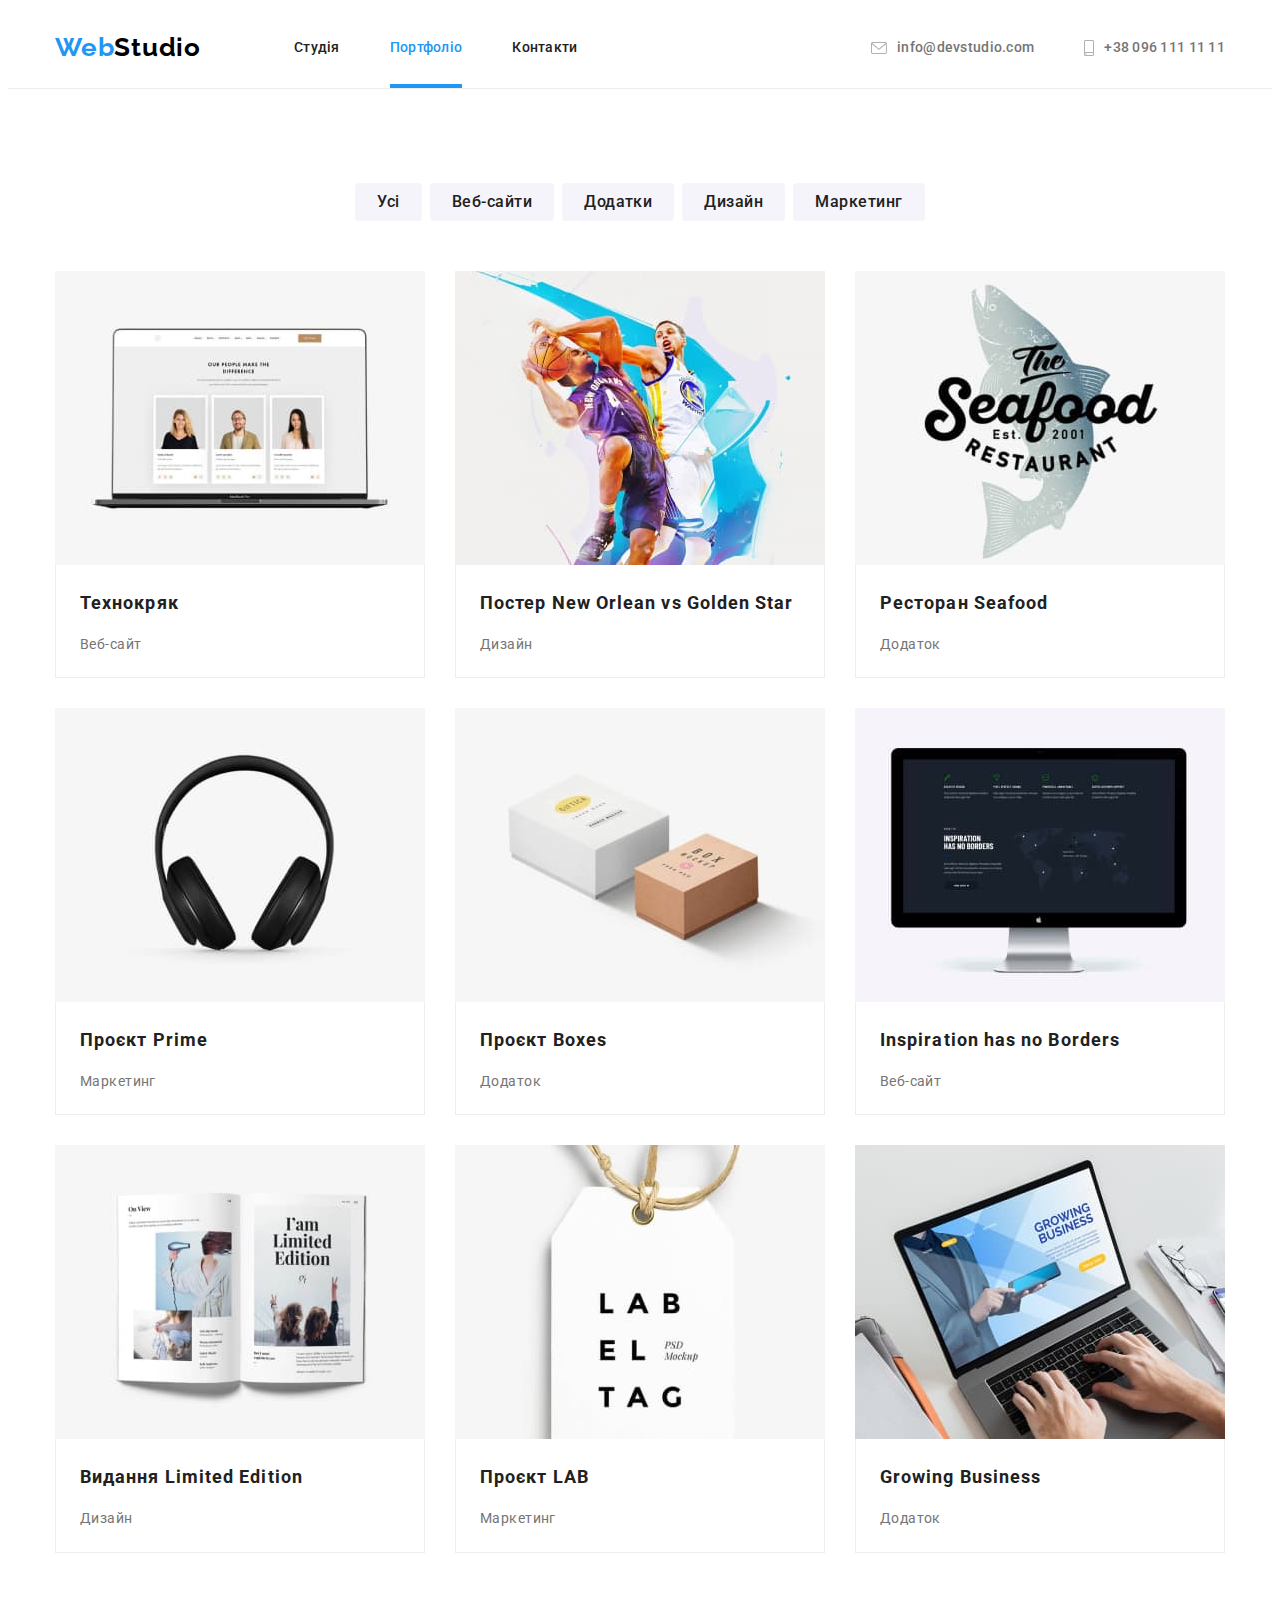
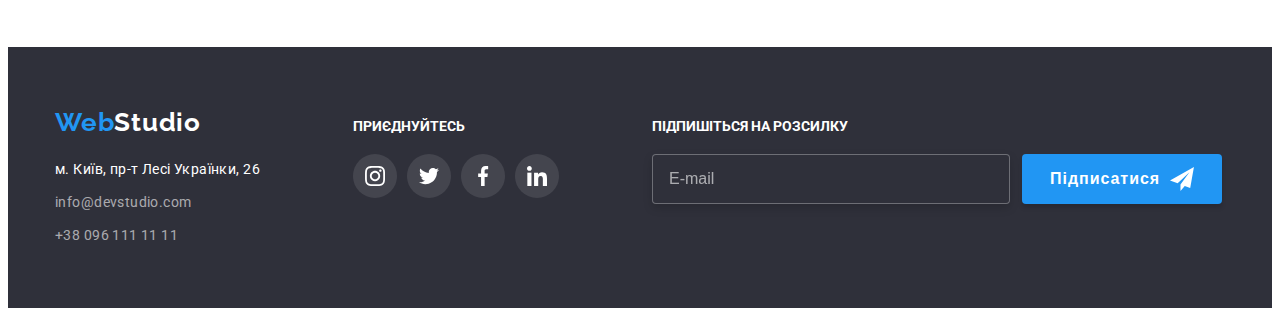
<file: portfolio.html>
<!DOCTYPE html>
<html lang="uk">
  <head>
    <meta charset="UTF-8" />
    <meta http-equiv="X-UA-Compatible" content="IE=edge" />
    <meta name="viewport" content="width=device-width, initial-scale=1.0" />
    <title>My first site</title>
    <!-- fonts -->
    <link rel="preconnect" href="https://fonts.googleapis.com" />
    <link rel="preconnect" href="https://fonts.gstatic.com" crossorigin />
    <link
      href="https://fonts.googleapis.com/css2?family=Raleway:wght@700&family=Roboto:wght@400;500;700;900&display=swap"
      rel="stylesheet"
    />
    <!-- styles -->
    <link
      rel="stylesheet"
      href="https://cdnjs.cloudflare.com/ajax/libs/modern-normalize/1.1.0/modern-normalize.min.css"
      integrity="sha512-wpPYUAdjBVSE4KJnH1VR1HeZfpl1ub8YT/NKx4PuQ5NmX2tKuGu6U/JRp5y+Y8XG2tV+wKQpNHVUX03MfMFn9Q=="
      crossorigin="anonymous"
      referrerpolicy="no-referrer"
    />
    <link rel="stylesheet" href="./css/style.css" />
  </head>
  <body>
    <header class="header">
      <div class="container">
        <div class="header-container">
          <nav class="header-navigation">
            <a href="./index.html" class="link logo">Web<span>Studio</span></a>
            <ul class="list header-navigation__list">
              <li>
                <a class="link header-navigation__link" href="./index.html"
                  >Студія</a
                >
              </li>
              <li>
                <a
                  class="link header-navigation__link header-navigation__link--current-page"
                  href="./portfolio.html"
                  >Портфоліо</a
                >
              </li>
              <li>
                <a class="link header-navigation__link" href="">Контакти</a>
              </li>
            </ul>
          </nav>
          <ul class="header-address list">
            <li class="header-address-item">
              <a
                class="link header-link-address"
                href="mailto:info@devstudio.com"
              >
                <svg width="16px" height="12px" class="header-icons">
                  <use href="./images/icons.svg#icon-mail"></use>
                </svg>
                info@devstudio.com
              </a>
            </li>
            <li class="header-address-item">
              <a class="link header-link-address" href="tel:+380961111111">
                <svg width="10px" height="16px" class="header-icons">
                  <use href="./images/icons.svg#icon-smartphone"></use>
                </svg>
                +38 096 111 11 11</a
              >
            </li>
          </ul>
        </div>
      </div>
    </header>

    <main>
      <section class="portfolio-section">
        <div class="container">
          <h1 class="visually-hidden">Портфоліо</h1>
          <ul class="list portfolio-list-btn">
            <li><button type="button" class="portfolio-button">Усі</button></li>
            <li>
              <button type="button" class="portfolio-button">Веб-сайти</button>
            </li>
            <li>
              <button type="button" class="portfolio-button">Додатки</button>
            </li>
            <li>
              <button type="button" class="portfolio-button">Дизайн</button>
            </li>
            <li>
              <button type="button" class="portfolio-button">Маркетинг</button>
            </li>
          </ul>
          <ul class="list portfolio-list">
            <li class="portfolio-list-item">
              <a href="" class="portfolio-list-link link">
                <div class="portfolio-list-example">
                  <img
                    src="./images/tehnokryak.jpg"
                    alt="Приклад проекту технокряк"
                  />
                  <p class="portfolio-list-hidden">
                    Ресурс пропонує комплексні пропозиції з різним рівнем
                    функціоналу та сервісів. Все це дозволить відвідувачу
                    отримати вичерпні відомості про компанію чи приватну особу.
                  </p>
                </div>
                <div class="portfolio-list-desc">
                  <h2 class="subtitle">Технокряк</h2>
                  <p class="desc">Веб-сайт</p>
                </div>
              </a>
            </li>
            <li class="portfolio-list-item">
              <a href="" class="portfolio-list-link link">
                <div class="portfolio-list-example">
                  <img
                    src="./images/poster-basket-team.jpg"
                    alt="Приклад проекту постер New Orlean vs Golden Star"
                  />
                  <p class="portfolio-list-hidden">
                    Ресурс пропонує комплексні пропозиції з різним рівнем
                    функціоналу та сервісів. Все це дозволить відвідувачу
                    отримати вичерпні відомості про компанію чи приватну особу.
                  </p>
                </div>
                <div class="portfolio-list-desc">
                  <h2 class="subtitle">Постер New Orlean vs Golden Star</h2>
                  <p class="desc">Дизайн</p>
                </div>
              </a>
            </li>
            <li class="portfolio-list-item">
              <a href="" class="portfolio-list-link link">
                <div class="portfolio-list-example">
                  <img
                    src="./images/seafood-restauran.jpg"
                    alt="Приклад проекту Ресторан Seafood"
                  />
                  <p class="portfolio-list-hidden">
                    Ресурс пропонує комплексні пропозиції з різним рівнем
                    функціоналу та сервісів. Все це дозволить відвідувачу
                    отримати вичерпні відомості про компанію чи приватну особу.
                  </p>
                </div>
                <div class="portfolio-list-desc">
                  <h2 class="subtitle">Ресторан Seafood</h2>
                  <p class="desc">Додаток</p>
                </div>
              </a>
            </li>
            <li class="portfolio-list-item">
              <a href="" class="portfolio-list-link link">
                <div class="portfolio-list-example">
                  <img src="./images/prime.jpg" alt="Приклад проекту Prime" />
                  <p class="portfolio-list-hidden">
                    Ресурс пропонує комплексні пропозиції з різним рівнем
                    функціоналу та сервісів. Все це дозволить відвідувачу
                    отримати вичерпні відомості про компанію чи приватну особу.
                  </p>
                </div>
                <div class="portfolio-list-desc">
                  <h2 class="subtitle">Проєкт Prime</h2>
                  <p class="desc">Маркетинг</p>
                </div>
              </a>
            </li>
            <li class="portfolio-list-item">
              <a href="" class="portfolio-list-link link">
                <div class="portfolio-list-example">
                  <img src="./images/boxes.jpg" alt="Приклад проекту Boxes" />
                  <p class="portfolio-list-hidden">
                    Ресурс пропонує комплексні пропозиції з різним рівнем
                    функціоналу та сервісів. Все це дозволить відвідувачу
                    отримати вичерпні відомості про компанію чи приватну особу.
                  </p>
                </div>
                <div class="portfolio-list-desc">
                  <h2 class="subtitle">Проєкт Boxes</h2>
                  <p class="desc">Додаток</p>
                </div>
              </a>
            </li>
            <li class="portfolio-list-item">
              <a href="" class="portfolio-list-link link">
                <div class="portfolio-list-example">
                  <img
                    src="./images/inspiration-has-no-borders.jpg"
                    alt="Приклад проекту Inspiration has no Borders"
                  />
                  <p class="portfolio-list-hidden">
                    Ресурс пропонує комплексні пропозиції з різним рівнем
                    функціоналу та сервісів. Все це дозволить відвідувачу
                    отримати вичерпні відомості про компанію чи приватну особу.
                  </p>
                </div>
                <div class="portfolio-list-desc">
                  <h2 class="subtitle">Inspiration has no Borders</h2>
                  <p class="desc">Веб-сайт</p>
                </div>
              </a>
            </li>
            <li class="portfolio-list-item">
              <a href="" class="portfolio-list-link link">
                <div class="portfolio-list-example">
                  <img
                    src="./images/limited-edition.jpg"
                    alt="Приклад проекту Видання Limited Edition"
                  />
                  <p class="portfolio-list-hidden">
                    Ресурс пропонує комплексні пропозиції з різним рівнем
                    функціоналу та сервісів. Все це дозволить відвідувачу
                    отримати вичерпні відомості про компанію чи приватну особу.
                  </p>
                </div>
                <div class="portfolio-list-desc">
                  <h2 class="subtitle">Видання Limited Edition</h2>
                  <p class="desc">Дизайн</p>
                </div>
              </a>
            </li>
            <li class="portfolio-list-item">
              <a href="" class="portfolio-list-link link">
                <div class="portfolio-list-example">
                  <img src="./images/lab.jpg" alt="Приклад проекту LAB" />
                  <p class="portfolio-list-hidden">
                    Ресурс пропонує комплексні пропозиції з різним рівнем
                    функціоналу та сервісів. Все це дозволить відвідувачу
                    отримати вичерпні відомості про компанію чи приватну особу.
                  </p>
                </div>
                <div class="portfolio-list-desc">
                  <h2 class="subtitle">Проєкт LAB</h2>
                  <p class="desc">Маркетинг</p>
                </div>
              </a>
            </li>
            <li class="portfolio-list-item">
              <a href="" class="portfolio-list-link link">
                <div class="portfolio-list-example">
                  <img
                    src="./images/growing-business.jpg"
                    alt="Приклад проекту Growing Business"
                  />
                  <p class="portfolio-list-hidden">
                    Ресурс пропонує комплексні пропозиції з різним рівнем
                    функціоналу та сервісів. Все це дозволить відвідувачу
                    отримати вичерпні відомості про компанію чи приватну особу.
                  </p>
                </div>
                <div class="portfolio-list-desc">
                  <h2 class="subtitle">Growing Business</h2>
                  <p class="desc">Додаток</p>
                </div>
              </a>
            </li>
          </ul>
        </div>
      </section>
    </main>

    <footer class="footer">
      <div class="container">
        <div class="footer-container">
          <div>
            <a href="./index.html" class="link footer-logo"
              >Web<span>Studio</span></a
            >
            <address>
              <ul class="list footer-list-address">
                <li class="footer-link-address">
                  <a
                    href="https://goo.gl/maps/hhmb5HZiCFxnfWHcA"
                    class="link footer-link"
                    target="_blank"
                    >м. Київ, пр-т Лесі Українки, 26</a
                  >
                </li>
                <li class="footer-link-address">
                  <a href="mailto:info@devstudio.com" class="link"
                    >info@devstudio.com</a
                  >
                </li>
                <li class="footer-link-address">
                  <a href="tel:+380961111111" class="link">+38 096 111 11 11</a>
                </li>
              </ul>
            </address>
          </div>
          <div class="footer-social">
            <p class="footer-social-title">Приєднуйтесь</p>
            <ul class="footer-social-list list">
              <li class="footer-social-item">
                <a class="footer-social-link" href="">
                  <svg width="20" height="20" class="team-social-svg">
                    <use href="./images/icons.svg#icon-instagram"></use>
                  </svg>
                </a>
              </li>
              <li class="footer-social-item">
                <a class="footer-social-link" href="">
                  <svg width="20" height="20" class="footer-social-svg">
                    <use href="./images/icons.svg#icon-twitter"></use>
                  </svg>
                </a>
              </li>
              <li class="footer-social-item">
                <a class="footer-social-link" href="">
                  <svg width="20" height="20" class="footer-social-svg">
                    <use href="./images/icons.svg#icon-facebook"></use>
                  </svg>
                </a>
              </li>
              <li class="footer-social-item">
                <a class="footer-social-link" href="">
                  <svg width="20" height="20" class="footer-social-svg">
                    <use href="./images/icons.svg#icon-linkedin"></use>
                  </svg>
                </a>
              </li>
            </ul>
          </div>
          <div class="footer-subscribe">
            <p class="footer-subscribe-title">Підпишіться на розсилку</p>
            <form name="footer-subscribe" class="footer-subscribe-form">
              <input
                name="subscribe-email"
                type="email"
                class="footer-subscribe-input"
                placeholder="E-mail"
              />
              <button type="submit" class="subscribe-button">
                Підписатися
                <svg width="24" height="24" class="footer-subscribe-svg">
                  <use href="./images/icons.svg#icon-send"></use>
                </svg>
              </button>
            </form>
          </div>
        </div>
      </div>
    </footer>
  </body>
</html>
</file>
<file: css/style.css>
:root {
  /* color */
  --accent-blue: #2196f3;
  --accent-btn-blue: #188ce8;
  --black: #000;
  --white: #fff;
  --white-transparent: rgba(255, 255, 255, 0.6);
  --color-footer: #2f303a;
  --color-title: #212121;
  --color-desc: #757575;
  --color-header-adress: #757575;
  --bg-color-main: #2f303a;
  --bg-color-secondary: #f5f4fa;
  --bg-footer-social: rgba(255, 255, 255, 0.1);
  --bg-accent-blue-transparent90: rgba(33, 150, 243, 0.9);
  --color-border: #eeeeee;
  --header-border: #ececec;
  --hero-section-transparent: rgba(47, 48, 58, 0.4);
  /* svg color */
  --svg-color: #afb1b8;
  /* margin */
  --portfolio-list-margin: 30px;
}

* {
  box-sizing: border-box;
}

body {
  font-family: "Roboto", sans-serif;
  font-size: 16px;
  line-height: 1.2;
}

h1,
h2,
h3,
h4,
h5,
h6,
p {
  margin-top: 0px;
}

img {
  display: block;
  max-width: 100%;
  height: auto;
}

.container {
  width: 1200px;
  margin: 0 auto;
  padding: 0 15px;
}

.list {
  list-style: none;
  margin: 0px;
  padding: 0px;
}

.link {
  text-decoration: none;
  color: inherit;
  font-style: normal;
}

/* Header */

.header {
  border-bottom: 1px solid var(--header-border);
}

.header-container {
  display: flex;
  align-items: center;
  justify-content: space-between;
}

.header-navigation {
  letter-spacing: 0.02em;
  display: flex;
  align-items: center;
}

.logo {
  font-family: "Raleway", sans-serif;
  font-style: normal;
  font-weight: 700;
  font-size: 26px;
  letter-spacing: 0.03em;
  color: var(--accent-blue);
  margin-right: 93px;
}

.logo > span {
  color: var(--black);
}

.logo {
  padding: 24px 0 25px;
}

.header-navigation__list {
  display: flex;
  margin-right: auto;
}

.header-navigation__link {
  padding: 32px 0;
  color: var(--color-title);
  font-weight: 500;
  font-size: 14px;
  line-height: 1.14;
  letter-spacing: 0.02em;
  display: block;
  transition: color 250ms cubic-bezier(0.4, 0, 0.2, 1);
}

.header-navigation__link:hover,
.header-navigation__link:focus {
  color: var(--accent-blue);
}

.header-navigation__link--current-page {
  position: relative;
}

.header-navigation__link--current-page::after {
  position: absolute;
  bottom: 0;
  left: 0;
  width: 100%;
  height: 4px;
  background-color: var(--accent-blue);
  content: "";
}

.header-navigation__list > li:not(:last-child) {
  margin-right: 50px;
}

.header-address {
  display: flex;
}

.header-address-item {
  display: flex;
  align-items: center;
  justify-content: center;
}

.header-link-address {
  padding: 32px 0;
  color: var(--color-header-adress);
  font-weight: 500;
  font-size: 14px;
  line-height: 1.14;
  letter-spacing: 0.02em;
  display: flex;
  align-items: center;
  gap: 10px;
  fill: var(--svg-color);
  transition: color 250ms cubic-bezier(0.4, 0, 0.2, 1),
    fill 250ms cubic-bezier(0.4, 0, 0.2, 1);
}

.header-link-address:hover,
.header-link-address:focus {
  color: var(--accent-blue);
  fill: var(--accent-blue);
}

.header-address li:not(:last-child) {
  margin-right: 50px;
}

.header-navigation__link--current-page {
  padding: 32px 0;
  color: var(--accent-blue);
  font-weight: 500;
  font-size: 14px;
  line-height: 1.14;
  letter-spacing: 0.02em;
}

/* Main */

.hero-section {
  background-color: var(--bg-color-main);
  color: var(--white);
}

.hero-transparent {
  padding: 200px 0;
  max-width: 1600px;
  height: 600px;
  background-image: linear-gradient(
      rgba(47, 48, 58, 0.4),
      rgba(47, 48, 58, 0.4)
    ),
    url(../images/hero-section-img.jpg);
  background-repeat: no-repeat;
  background-position: center;
  background-size: cover;
  margin: 0 auto;
}

.hero-title {
  font-weight: 900;
  font-size: 44px;
  line-height: 1.36;
  text-align: center;
  letter-spacing: 0.06em;
  text-transform: uppercase;
  width: 100%;
  max-width: 696px;
  margin: 0 auto 30px;
}

.main-button {
  background-color: var(--accent-blue);
  color: var(--white);
  font-size: 16px;
  font-weight: 700;
  line-height: 1.87;
  letter-spacing: 0.06em;
  text-align: center;
  cursor: pointer;
  display: block;
  margin: 0 auto;
  padding: 10px 32px;
  box-shadow: 0px 4px 4px rgba(0, 0, 0, 0.15);
  border: 0;
  border-radius: 4px;
  transition: background-color 250ms cubic-bezier(0.4, 0, 0.2, 1);
}

.main-button:hover,
.main-button:focus {
  background-color: var(--accent-btn-blue);
}

.title {
  color: var(--color-title);
  font-weight: 700;
  font-size: 36px;
  text-align: center;
  margin-bottom: 50px;
}

.subtitle {
  margin-bottom: 10px;
  color: var(--color-title);
}

.desc {
  color: var(--color-desc);
  font-size: 14px;
  line-height: 1.7;
  margin-bottom: 0px;
}

.talant-section {
  padding: 94px 0;
}

.talant-list {
  display: flex;
}

.talant-item {
  width: 100%;
  max-width: 270px;
}

.talant-item:not(:last-child) {
  margin-right: 30px;
}

.talant-svg {
  height: 120px;
  width: 100%;
  background-color: var(--bg-color-secondary);
  margin-bottom: 30px;
  display: flex;
  align-items: center;
  justify-content: center;
}

.talant-svg:nth-child(1) {
  background-image: url(../images/antenna\ 1.svg);
}

.talant-svg:nth-child(2) {
  background-image: url(../images/clock\ 1.svg);
}

.talant-svg:nth-child(3) {
  background-image: url(../images/diagram\ 1.svg);
}

.talant-svg:nth-child(4) {
  background-image: url(../images/astronaut\ 1.svg);
}

.talant-section .subtitle {
  text-transform: uppercase;
  font-weight: 700;
  font-size: 14px;

  text-transform: uppercase;
}

.work-section {
  padding-bottom: 94px;
}

.work-item:not(:last-child) {
  margin-right: 30px;
}

.work-list {
  display: flex;
}

.team-section {
  background-color: var(--bg-color-secondary);
  padding: 94px 0;
}

.team-list {
  display: flex;
}

.team-item:not(:last-child) {
  margin-right: 30px;
}

.work-text {
  text-transform: uppercase;
  font-weight: 700;
  font-size: 14px;
  text-align: center;
  color: var(--white);
  position: relative;
  transform: translateY(-71px);
  padding: 27px 0;
  margin: 0;
  background: rgba(47, 48, 58, 0.8);
}

.team-section .subtitle {
  font-weight: 500;
  font-size: 16px;
  text-align: center;
}

.team-section .desc {
  text-align: center;
}

.team-person {
  background-color: var(--white);
  width: 270px;
  margin-top: -4px;
  padding: 30px 0;
  box-shadow: 0px 1px 3px rgba(0, 0, 0, 0.12), 0px 1px 1px rgba(0, 0, 0, 0.14),
    0px 2px 1px rgba(0, 0, 0, 0.2);
  border-radius: 0px 0px 4px 4px;
}

.team-person > .desc {
  margin-bottom: 16px;
}

.visually-hidden {
  position: absolute;
  white-space: nowrap;
  width: 1px;
  height: 1px;
  overflow: hidden;
  border: 0;
  padding: 0;
  clip: rect(0 0 0 0);
  clip-path: inset(50%);
  margin: -1px;
}

.team-social-list {
  display: flex;
  align-items: center;
  justify-content: center;
  gap: 10px;
}

.team-social-item {
  width: 44px;
  height: 44px;
  align-items: center;
}

.team-social-link {
  display: flex;
  align-items: center;
  justify-content: center;
  width: 100%;
  height: 100%;
  fill: var(--svg-color);
  color: var(--white);
  border-radius: 50%;
  transition: background-color 250ms cubic-bezier(0.4, 0, 0.2, 1),
    fill 250ms cubic-bezier(0.4, 0, 0.2, 1);
}

.team-social-link:hover,
.team-social-link:focus {
  background-color: var(--accent-blue);
  fill: currentColor;
}

.team-social-svg {
}

.team-social-list:hover {
}

/* Clents */

.client-section {
  padding: 94px 0;
}

.client-list {
  display: flex;
}

.client-list-item {
  width: 170px;
  height: 92px;
}

.client-list-item:not(:last-child) {
  margin-right: 30px;
}

.client-list-link {
  border: 1px solid currentColor;
  border-radius: 4px;
  width: 100%;
  height: 100%;
  fill: currentColor;
  color: var(--svg-color);
  display: flex;
  align-items: center;
  justify-content: center;
  transition: color 250ms cubic-bezier(0.4, 0, 0.2, 1);
}

.client-list-link:hover,
.client-list-link:focus {
  color: var(--accent-blue);
}

.client-list-svg {
}

/* Footer */

.footer {
  background-color: var(--bg-color-main);
  padding: 60px 0;
}

.footer-container {
  display: flex;
  align-items: baseline;
}

.footer-logo {
  font-family: "Raleway", sans-serif;
  font-style: normal;
  font-weight: 700;
  font-size: 26px;
  letter-spacing: 0.03em;
  color: var(--accent-blue);
}

.footer-logo > span {
  color: var(--white);
}

.footer-link {
  color: var(--white);
  font-size: 14px;
  line-height: 1.71;
  letter-spacing: 0.03em;
  transition: color 250ms cubic-bezier(0.4, 0, 0.2, 1);
}

.footer-link:hover,
.footer-link:focus {
  color: var(--accent-blue);
}

.footer-link-address {
  color: var(--white-transparent);
  font-size: 14px;
  line-height: 1.71;
  letter-spacing: 0.03em;
  transition: color 250ms cubic-bezier(0.4, 0, 0.2, 1);
}

.footer-link-address:first-child {
  margin-top: 20px;
}

.footer-link-address:not(:last-child) {
  margin-bottom: 9px;
}

.footer-link-address:hover,
.footer-link-address:focus {
  color: var(--accent-blue);
}

.footer-list-address {
}

.footer-social {
  margin-left: 93px;
}

.footer-social-title {
}

.footer-social-title {
  font-size: 14px;
  font-weight: 700;
  text-transform: uppercase;
  color: var(--white);
  margin-bottom: 20px;
}

.footer-social-list {
  display: flex;
}

.footer-social-item:not(:last-child) {
  margin-right: 10px;
}

.footer-social-item {
}

.footer-social-link {
  display: flex;
  flex-wrap: wrap;
  align-content: center;
  justify-content: center;
  width: 44px;
  height: 44px;
  background-color: var(--bg-footer-social);
  border-radius: 50%;
  fill: var(--white);
  transition: background-color 250ms cubic-bezier(0.4, 0, 0.2, 1);
}

.footer-social-link:hover,
.footer-social-link:focus {
  background-color: var(--accent-blue);
}

.footer-social-svg {
}

.footer-subscribe {
  margin-left: 93px;
}

.footer-subscribe-title {
  font-weight: 700;
  font-size: 14px;
  text-transform: uppercase;
  color: var(--white);
  margin-bottom: 20px;
}

.footer-subscribe-form {
  display: flex;
}

.footer-subscribe-input {
  height: 50px;
  width: 358px;
  padding: 15px 16px;
  border: 1px solid rgba(255, 255, 255, 0.3);
  filter: drop-shadow(0px 4px 4px rgba(0, 0, 0, 0.15));
  border-radius: 4px;
  background-color: var(--bg-color-main);
  color: var(--white);
  transition: border-color 250ms cubic-bezier(0.4, 0, 0.2, 1);
}

.footer-subscribe-input:focus {
  border-color: var(--accent-blue);
  outline: none;
}

.footer-subscribe-input::placeholder {
  font-size: 16px;
  line-height: 1.25;
  color: rgba(255, 255, 255, 0.6);
}

.subscribe-button {
  background-color: var(--accent-blue);
  color: var(--white);
  width: 200px;
  height: 50px;
  font-size: 16px;
  font-weight: 700;
  line-height: 1.87;
  letter-spacing: 0.06em;
  text-align: center;
  align-items: center;
  cursor: pointer;
  display: flex;
  margin: 0 auto;
  padding: 10px 28px;
  box-shadow: 0px 4px 4px rgba(0, 0, 0, 0.15);
  border: 0;
  border-radius: 4px;
  transition: background-color 250ms cubic-bezier(0.4, 0, 0.2, 1);
  margin-left: 12px;
}

.subscribe-button:hover,
.subscribe-button:focus {
  background-color: var(--accent-btn-blue);
}

.footer-subscribe-svg {
  fill: var(--white);
  margin-left: 10px;
}

/* Modal */

.backdrop {
  position: fixed;
  top: 0;
  left: 0;
  width: 100%;
  height: 100%;
  background-color: rgba(0, 0, 0, 0.2);
  transition: opacity 250ms, visibility 250ms;
}

.modal {
  display: flex;
  align-items: center;
  justify-content: center;
  padding: 20px 0;
  height: 100%;
}

.modal-container {
  /* position: absolute;
  top: 50%;
  left: 50%;
  transform: translate(-50%, -50%); */
  position: relative;
  width: 100%;
  max-width: 528px;
  height: 100%;
  max-height: 581px;
  background-color: var(--white);
  padding: 40px;
  overflow-y: auto;
}

.modal-title {
  font-weight: 700;
  font-size: 20px;
  line-height: 1.15;
  text-align: center;
  letter-spacing: 0.03em;
  margin-bottom: 12px;
}

.modal-form {
  font-size: 12px;
}

.modal-form-input {
  position: relative;

  margin-top: 4px;
  margin-bottom: 10px;
}

.modal-input {
  resize: none;
  padding: 11px 12px;
  width: 448px;
  height: 40px;
  border: 1px solid rgba(33, 33, 33, 0.2);
  border-radius: 4px;
  padding: 12px 12px 12px 42px;
  transition: border-color 250ms cubic-bezier(0.4, 0, 0.2, 1);
}

.modal-input:focus {
  border-color: var(--accent-blue);
  outline: none;
}

.modal-input:focus + .modal-form-icon {
  color: var(--accent-blue);
}

.modal-form-icon {
  position: absolute;
  left: 12px;
  top: 50%;
  transform: translateY(-50%);
  fill: currentColor;
  transition: color 250ms cubic-bezier(0.4, 0, 0.2, 1);
}

.user-comment {
  height: 120px;
  padding: 12px 16px;
  display: block;
  margin-top: 4px;
}

.user-comment::placeholder {
  color: rgba(117, 117, 117, 0.5);
}

.modal-user-submit {
  margin-top: 20px;
  position: relative;
}

.user-accept-lable {
  position: relative;
  font-size: 14px;
  line-height: 1.7;
  letter-spacing: 0.03em;
  padding-left: 36px;
  cursor: pointer;
}

.user-accept-checkbox {
  appearance: none;
  /* width: 16px;
  height: 15px; */
}

.icon-checkbox {
  position: absolute;
  top: 50%;
  left: 13px;
  transform: translateY(-50%);
  width: 16px;
  height: 15px;
  background: var(--white);
  border-radius: 2px;
  border: 1.5px solid #212121;
  color: var(--white);
  fill: transparent;
  cursor: pointer;
}

.user-accept-checkbox:checked + .icon-checkbox {
  fill: currentColor;
  background-color: var(--accent-blue);
  border-color: var(--accent-blue);
}

.modal-submit-button {
  background-color: var(--accent-blue);
  color: var(--white);
  font-size: 16px;
  font-weight: 700;
  line-height: 1.87;
  letter-spacing: 0.06em;
  text-align: center;
  cursor: pointer;
  display: block;
  margin: 30px auto 0px;
  padding: 10px 52px;
  box-shadow: 0px 4px 4px rgba(0, 0, 0, 0.15);
  border: 0;
  border-radius: 4px;
  transition: background-color 250ms cubic-bezier(0.4, 0, 0.2, 1);
}

.modal-submit-button:hover,
.modal-submit-button:focus {
  background-color: var(--accent-btn-blue);
}

.close-button {
  position: absolute;
  top: 8px;
  right: 8px;
  width: 30px;
  height: 30px;
  border-radius: 50%;
  cursor: pointer;
  border: 1px solid rgba(0, 0, 0, 0.1);
  display: flex;
  justify-content: center;
  align-items: center;
  fill: var(--black);
  transition: fill 250ms cubic-bezier(0.4, 0, 0.2, 1);
  background-color: transparent;
}

.close-button:hover,
.close-button:focus {
  fill: var(--accent-blue);
}

.is-hidden {
  opacity: 0;
  visibility: hidden;
  pointer-events: none;
}
/* Portfolio Main */

.portfolio-section {
  padding: 94px 0;
}

.portfolio-list-btn {
  display: flex;
  justify-content: center;
  margin-bottom: 50px;
}

.portfolio-list-btn > li:not(:last-child) {
  margin-right: 8px;
}

.portfolio-list-example {
  position: relative;
  overflow: hidden;
}

.portfolio-list-hidden {
  font-size: 18px;
  line-height: 1.5;
  position: absolute;
  top: 0;
  left: 0;
  width: 100%;
  height: 100%;
  opacity: 0;
  transform: translateY(100%);
  padding: 63px 24px;
  background-color: var(--bg-accent-blue-transparent90);
  color: var(--white);
  transition: transform 250ms cubic-bezier(0.4, 0, 0.2, 1),
    opacity 250ms cubic-bezier(0.4, 0, 0.2, 1);
}

.portfolio-list-link:hover .portfolio-list-hidden {
  opacity: 1;
  transform: translateY(0%);
}

.portfolio-list-link:focus .portfolio-list-hidden {
  opacity: 1;
  transform: translateY(0%);
}

.portfolio-button {
  background-color: var(--bg-color-secondary);
  color: var(--color-title);
  font-family: inherit;
  font-weight: 500;
  font-size: 16px;
  line-height: 1.62;
  letter-spacing: 0.03em;
  text-align: center;
  cursor: pointer;
  border: 0;
  border-radius: 4px;
  padding: 6px 22px;
  transition: background-color 250ms cubic-bezier(0.4, 0, 0.2, 1),
    color 250ms cubic-bezier(0.4, 0, 0.2, 1),
    box-shadow 250ms cubic-bezier(0.4, 0, 0.2, 1);
}

.portfolio-button:hover,
.portfolio-button:focus {
  background-color: var(--accent-blue);
  color: var(--white);
  box-shadow: 0px 3px 1px rgba(0, 0, 0, 0.1), 0px 1px 2px rgba(0, 0, 0, 0.08),
    0px 2px 2px rgba(0, 0, 0, 0.12);
  border-radius: 4px;
}

.portfolio-section .subtitle {
  font-weight: 700;
  font-size: 18px;
  line-height: 2;
  letter-spacing: 0.06em;
}

.portfolio-section .desc {
  line-height: 1.87;
  letter-spacing: 0.03em;
}

.portfolio-list {
  display: flex;
  flex-wrap: wrap;
  margin-right: calc(-1 * var(--portfolio-list-margin));
  margin-bottom: calc(-1 * var(--portfolio-list-margin));
}

.portfolio-list-item {
  margin-right: var(--portfolio-list-margin);
  margin-bottom: var(--portfolio-list-margin);
  flex-basis: calc(100% / 3 - 30px);
}

.portfolio-list-link {
  display: block;
  transition: box-shadow 250ms cubic-bezier(0.4, 0, 0.2, 1);
}

.portfolio-list-link:hover,
.portfolio-list-link:focus {
  box-shadow: 0px 1px 1px rgba(0, 0, 0, 0.12), 0px 4px 4px rgba(0, 0, 0, 0.06),
    1px 4px 6px rgba(0, 0, 0, 0.16);
}

.portfolio-list-desc {
  border: 1px solid var(--color-border);
  border-top: 0;
  padding: 20px 24px;
}
</file>
